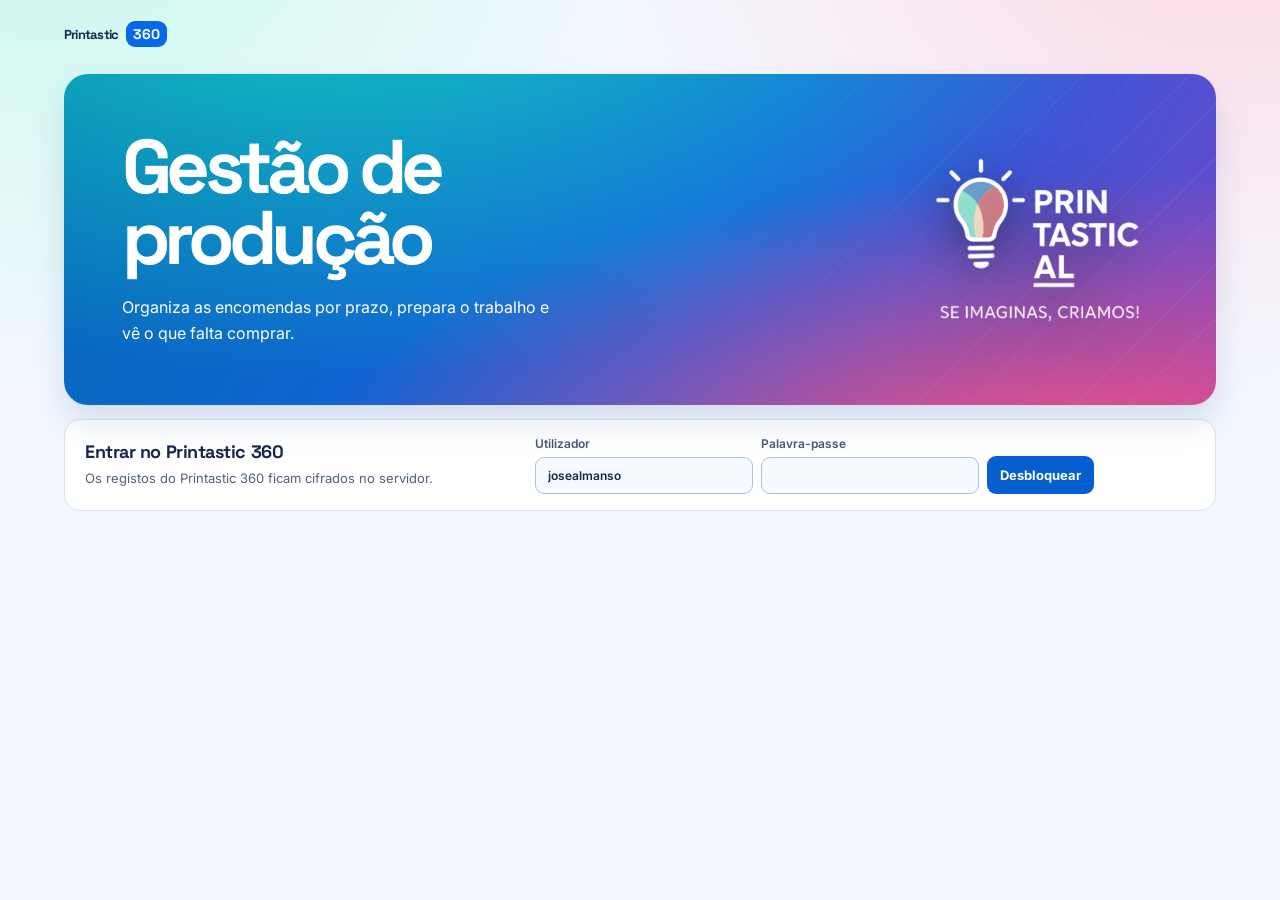
<file: index.html>
<!doctype html>
<html lang="pt-PT">
<meta charset="utf-8">
<meta name="viewport" content="width=device-width, initial-scale=1">
<title>Produção | Printastic 360</title>
<link rel="preconnect" href="https://fonts.googleapis.com">
<link rel="preconnect" href="https://fonts.gstatic.com" crossorigin>
<link href="https://fonts.googleapis.com/css2?family=Space+Grotesk:wght@500;600;700&family=Inter:wght@400;500;600;700&display=swap" rel="stylesheet">
<style>
  :root { color-scheme: dark; --ink:#f4f6ff; --sub:#aeb9d1; --line:#2a3550; --panel:#131d31; --accent:#9be0d2; font-family:Inter,system-ui,sans-serif }
  * { box-sizing:border-box }
  [hidden] { display:none!important }
  body { margin:0; min-height:100vh; background:#0b1220; color:var(--ink) }
  .shell { max-width:1350px; margin:auto; padding:0 clamp(18px,5vw,72px) 48px }
  .top { display:flex; justify-content:space-between; align-items:center; padding:24px 0; gap:1rem }
  .brand { display:flex; align-items:center; gap:12px; font:700 22px 'Space Grotesk',sans-serif }
  .top nav { display:flex; flex-wrap:wrap; gap:18px }
  a { color:#c9d4ff; text-underline-offset:4px }
  .top a { font-size:13px }
  .hero { position:relative; overflow:hidden; isolation:isolate; padding:clamp(26px,6vw,75px); border:1px solid #485b88; border-radius:24px; background:radial-gradient(ellipse at 90% 115%,#d8899759 0,transparent 58%),radial-gradient(ellipse at 65% -25%,#9be0d25e 0,transparent 55%),linear-gradient(132deg,#192c4a,#254567 68%,#354466); display:grid; grid-template-columns:minmax(0,1fr) minmax(145px,240px); align-items:center; gap:clamp(22px,6vw,70px) }
  .hero::after { content:""; position:absolute; inset:0; z-index:-1; opacity:.36; background:repeating-linear-gradient(135deg,transparent 0 36px,#c4d4ff35 37px 38px); mask-image:linear-gradient(90deg,transparent 42%,black) }
  .hero-logo { display:block; width:100%; max-width:235px; margin:auto; filter:drop-shadow(0 12px 25px #10192990) }
  .hero h1 { margin:0; font:700 clamp(46px,8vw,96px)/.93 'Space Grotesk',sans-serif; letter-spacing:-.075em; max-width:9ch }
  .hero p { margin:22px 0 0; color:#e3eafa; max-width:43ch; line-height:1.6 }
  .session { display:flex; align-items:center; justify-content:space-between; gap:16px; margin:20px 0 0; flex-wrap:wrap }
  .session p { font-size:13px; color:var(--sub); margin:0; line-height:1.6 }
  .session .buttons { display:flex; flex-wrap:wrap; gap:8px }
  section,details { background:var(--panel); border:1px solid var(--line); padding:clamp(15px,2.5vw,27px); border-radius:17px; margin-bottom:14px; min-width:0 }
  #pilot { background:transparent; border:0; padding:0; margin:0 }
  #connection { margin-top:14px; padding:13px 18px }
  h2,summary { color:var(--ink); font:700 21px 'Space Grotesk',sans-serif; letter-spacing:-.025em }
  h2 { margin:0 0 15px }
  summary { cursor:pointer }
  #connection summary { font-size:15px }
  form { display:grid; gap:12px; grid-template-columns:repeat(auto-fit,minmax(min(100%,150px),1fr)); align-items:end; margin-top:16px }
  label { display:grid; gap:6px; font-size:12px; font-weight:600; color:var(--sub) }
  input,select,button { min-width:0; font:inherit; border-radius:9px; padding:10px 12px }
  input,select { color:var(--ink); background:#0d1729; border:1px solid #3a4865; width:100% }
  button { font-size:13px; font-weight:700; color:#102722; background:var(--accent); border:1px solid transparent; cursor:pointer }
  button:hover { filter:brightness(1.1) }
  button:focus-visible,a:focus-visible,summary:focus-visible,input:focus-visible,select:focus-visible { outline:2px solid #f2adb7; outline-offset:3px }
  #backup,article button { color:#e9efff; background:#24344f; border-color:#415577 }
  .metrics { display:grid; grid-template-columns:repeat(4,minmax(0,1fr)); gap:12px; margin:0 0 14px }
  .metric { padding:17px; background:var(--panel); border:1px solid var(--line); border-top:2px solid #77a7cc; border-radius:14px; min-width:0 }
  .metric:nth-child(2) { border-top-color:#dd98a6 }
  .metric:nth-child(3) { border-top-color:#9be0d2 }
  .metric span { display:block; color:var(--sub); font-size:12px; line-height:1.4 }
  .metric strong { display:block; margin-top:6px; font:700 clamp(21px,3vw,36px)/1.1 'Space Grotesk',sans-serif; letter-spacing:-.045em; overflow-wrap:anywhere }
  .columns { display:grid; grid-template-columns:minmax(0,1.3fr) minmax(0,1fr); gap:14px }
  .columns section,.columns details { margin-bottom:0 }
  main>.columns, main>section { margin-bottom:14px }
  #purchases,#queue,#catalog { color:var(--sub); font-size:14px; line-height:1.5 }
  #purchases strong,#queue strong,#catalog strong { color:var(--ink); font-size:16px }
  article { background:#101a2d; border:1px solid #344362; border-radius:12px; padding:14px }
  article+article { margin-top:10px }
  article p { margin:7px 0; overflow-wrap:anywhere }
  #status { min-height:1.3em; color:var(--accent); font-size:13px; margin:12px 0 }
  .late { color:#ff9f9e; font-weight:700 }
  @media(max-width:720px) { .metrics { grid-template-columns:repeat(2,minmax(0,1fr)) } .columns { grid-template-columns:1fr } .top { flex-wrap:wrap } .hero { border-radius:18px; grid-template-columns:1fr } .hero-logo { margin:0; max-width:138px; grid-row:1 } }
  .sales-lines { grid-column:1/-1; display:grid; gap:8px }
  .sales-line { display:grid; grid-template-columns:2fr 1fr 1fr auto; align-items:end; gap:10px; padding:12px; border:1px solid #d5e3f2; border-radius:12px }
  .sales-line button { background:#edf4ff; color:#0755ba }
  #client-search-form, #product-search-form { margin:12px 0 }
  #client-dialog { width:min(42rem, calc(100% - 24px)); max-height:90dvh; overflow:auto }
  #stock-dialog, #client-dialog, #payment-dialog { border:1px solid #d5e3f2; border-radius:16px; background:white; color:#182747; padding:24px }
  #stock-dialog::backdrop, #client-dialog::backdrop, #payment-dialog::backdrop { background:#142c5c66 }
  .product-photo { width:92px; aspect-ratio:1; object-fit:cover; border-radius:12px; display:block; margin-bottom:12px }
  #report-list article { margin-top:8px }
  #report-metrics { margin-top:16px }
  #sales-total { align-self:center }
  #order-tools { display:grid; grid-template-columns:minmax(0,2fr) repeat(3,minmax(0,1fr)); gap:12px; align-items:end; margin-bottom:12px }
  .sale-client-results { grid-column:1/-1; display:flex; flex-wrap:wrap; gap:6px }
  .sale-client-results[hidden] { display:none }
  .sale-product { min-width:0; display:grid; gap:6px }
  .sale-product [data-product-results] { max-height:220px; overflow:auto }
  .sale-product [data-product-results] button { display:flex; align-items:center; gap:8px; text-align:left; width:100%; margin:3px 0 }
  .sale-product img { width:44px; height:44px; object-fit:contain; border-radius:6px }
  #sales-list .order-balance { display:flex; flex-wrap:wrap; gap:6px 16px; grid-column:1/-1; font-size:.9rem }
  .order-balance .outstanding { color:#823f08; font-weight:750 }
  .order-balance .settled { color:#0d6042; font-weight:750 }
  #sales-list .order-collect { margin-top:8px }
  #order-tools[hidden], #order-count[hidden] { display:none }
  #order-count { margin:0 0 12px; font-size:13px }
  #sales-list .order-details { padding:0; margin:0; border:0; box-shadow:none; background:transparent }
  #sales-list .order-summary { display:grid; grid-template-columns:minmax(0,2fr) minmax(0,1fr) auto; align-items:center; gap:8px 16px; cursor:pointer; padding:2px 0 }
  .order-identity { min-width:0; overflow-wrap:anywhere }
  .order-identity small { display:block; margin-top:3px }
  .order-summary .order-badges { grid-column:1/-1; margin:0 }
  .order-expand { display:block; text-align:right; font-size:13px }
  .order-details[open] .order-expand::after { content:"Fechar detalhes" }
  .order-details:not([open]) .order-expand::after { content:"Ver detalhes" }
  #sales-list .order-panel { margin-top:12px; padding-top:12px; border-top:1px solid var(--line) }
  @media(max-width:640px) {
    #order-tools { grid-template-columns:repeat(2,minmax(0,1fr)) }
    #order-tools label:first-child { grid-column:1/-1 }
    #sales-list .order-summary { grid-template-columns:minmax(0,1fr) auto }
    .order-deadline { grid-row:2; grid-column:1/-1 }
  }
  .invoice-toggle { display: flex; align-items: center; gap: 8px; width: fit-content; margin: 8px 0; cursor: pointer }
  .invoice-toggle label:first-child { display: flex; flex-direction: row; align-items: center; gap: 8px }
  .invoice-toggle { flex-wrap: wrap }
  .invoice-toggle [hidden] { display: none }
  .invoice-toggle input[type=checkbox] { width: 1rem; min-height: auto; accent-color: #075dca }
  #order-totals { grid-template-columns: repeat(4, minmax(0, 1fr)); margin-bottom: 14px }
  #order-totals[hidden] { display: none }
  #order-totals .metric:nth-child(3) { background: #fff0d2; }
  #order-totals .metric:nth-child(3) strong { color: #7d4406; }
  #order-profit-note { display:block; margin-top:5px; font-size:.78rem }
  @media (max-width: 920px) { #order-totals { grid-template-columns: repeat(2, minmax(0, 1fr)) } }
  @media (max-width: 560px) { #order-totals { grid-template-columns: 1fr } }
  #sale-editor { margin-bottom:14px }
  #sale-editor[hidden], #new-order[hidden] { display:none }
  #new-order { margin-bottom:12px }
  #sales-list .order-deadline.late { color:#a22630 }
  .order-badges { display: flex; flex-wrap: wrap; gap: 8px; margin: 10px 0 }
  .order-badge { padding: 4px 10px; border-radius: 999px; font-size: .86rem; font-weight: 750; color: #173766; background: #e4efff }
  .order-badge.producing, .order-badge.partial { background: #f2e7ff; color: #61209a }
  .order-badge.ready, .order-badge.paid { background: #d8f8e9; color: #0d6042 }
  .order-badge.unpaid { background: #fff0d2; color: #7d4406 }
  .order-badge.closed { background: #e9edf4; color: #35435d }
  #purchases .purchase-product { border:0; padding:0; background:transparent; color:var(--accent); text-align:left; text-decoration:underline; text-underline-offset:3px; font-weight:750 }
  #sales-list article button { margin:4px 8px 0 0 }
  #app-menu { flex-wrap:wrap }
  @media(max-width:590px) { .sales-line { grid-template-columns:1fr 1fr } .sales-line label:first-child { grid-column:1/-1 } }
</style>
<link rel="stylesheet" href="./identidade.css">
<div class="shell">
<header class="top">
  <a class="brand" href="./">Printastic<span>360</span></a>
  <nav id="app-menu" hidden class="nav-tabs" aria-label="Menu principal">
    <a class="active" aria-current="page" href="#producao" data-view="production"><span aria-hidden="true">▦</span> Produção</a>
    <a href="#encomendas" data-view="orders">Encomendas</a>
    <a href="#orcamentos" data-view="quotes">Orçamentos</a>
    <a href="#clientes" data-view="clients">Clientes</a>
    <a href="#relatorios" data-view="reports">Relatórios</a>
    <a href="#produtos" data-view="products">Produtos</a>
    <a href="#oportunidades" data-view="opportunities"><span aria-hidden="true">↗</span> Oportunidades</a>
    <a href="#estudio" data-view="studio"><span aria-hidden="true">✦</span> Estúdio de mockups</a>
  </nav>
</header>
<div class="hero">
  <div><h1>Gestão de produção</h1>
  <p>Organiza as encomendas por prazo, prepara o trabalho e vê o que falta comprar.</p></div>
  <img class="hero-logo" src="./logo-printastic-al.png" alt="Printastic_Al — Se imaginas, criamos!">
</div>
<section id="pilot" class="session">
  <div id="access-copy"><h2>Entrar no Printastic 360</h2><p>Os registos do Printastic 360 ficam cifrados no servidor.</p></div>
  <form id="local-login" class="unlock">
    <label>Utilizador<input name="username" autocomplete="username" value="josealmanso" readonly></label>
    <label>Palavra-passe<input type="password" name="password" required autocomplete="current-password"></label>
    <button id="local" type="submit">Desbloquear</button>
  </form>
  <div class="buttons"><button id="lock" hidden>Sair</button></div>
</section>
<p id="status" role="status"></p>
<iframe id="app-view" hidden title="Printastic 360" style="width:100%;height:82vh;min-height:500px;border:0"></iframe>
<main id="workspace" hidden>
  <section id="delivery-alerts" aria-labelledby="delivery-alerts-title" hidden>
    <h2 id="delivery-alerts-title">Alertas de entrega</h2>
    <div id="delivery-alert-list"></div>
  </section>
  <details id="customer-alerts">
    <summary id="customer-alert-summary">Inteligência Comercial</summary>
    <label>Prazo sem histórico suficiente (dias)
      <select id="customer-alert-days">
        <option value="30">30</option><option value="60">60</option>
        <option value="90" selected>90</option><option value="180">180</option>
      </select>
    </label>
    <div id="customer-alert-list"></div>
  </details>
  <div class="metrics" aria-label="Resumo do planeamento">
    <div class="metric"><span>Encomendas pendentes</span><strong id="metric-orders">0</strong></div>
    <div class="metric"><span>Encomendas em atraso</span><strong id="metric-late">0</strong></div>
    <div class="metric"><span>Artigos por comprar</span><strong id="metric-units">0</strong></div>
    <div class="metric"><span>Custo de compra estimado</span><strong id="metric-cost">0,00 €</strong></div>
  </div>
  <div class="columns">
    <section><h2>Fila de produção</h2><div id="queue"></div></section>
    <section><h2 id="purchases-title" tabindex="-1">Compras necessárias</h2><div id="purchases"></div></section>
  </div>
  <dialog id="stock-dialog" aria-labelledby="stock-title">
    <h2 id="stock-title">Atualizar stock</h2>
    <p id="stock-product"></p>
    <p id="stock-current"></p>
    <form id="stock-form">
      <label><span id="stock-label">Novo stock total</span><input name="stock" type="number" min="0" max="1000000" required></label>
      <button type="submit">Guardar stock</button>
      <button id="cancel-stock" type="button">Cancelar</button>
    </form>
    <p id="stock-error" role="alert"></p>
  </dialog>
</main>
<div id="products-area" hidden>
  <section><h2>Produtos</h2><p>Catálogo de artigos disponíveis para orçamentos e encomendas.</p>
    <details>
      <summary>Ficha de produto</summary>
      <form id="product">
        <label>Link do produto (opcional)<input name="url" type="url" maxlength="2048"></label>
        <button id="read-product" type="button">Ler dados do fornecedor</button>
        <p id="product-lookup" role="status" style="grid-column:1/-1;margin:0"></p>
        <label>Referência<input name="sku" required maxlength="180"></label>
        <label>Produto<input name="name" required maxlength="180"></label>
        <label>Fornecedor<input name="supplier" required maxlength="180"></label>

        <label>Preço no fornecedor (€)<input name="baseCost" inputmode="decimal"></label>
        <label>Custo com 23% (€)<input name="cost" inputmode="decimal" required></label>
        <label>Vendido por<select name="unit"><option value="piece">Unidade</option><option value="meter">Metro linear</option></select></label>
        <label>Stock disponível (na unidade de venda)<input name="stock" type="number" step="0.01" min="0" max="1000000" value="0" required></label>
        <label>Personalização por unidade (€)<input name="personalization" inputmode="decimal" value="0"></label>
        <label>Embalagem por unidade (€)<input name="packing" inputmode="decimal" value="0"></label>
        <label>Portes por unidade (€)<input name="shipping" inputmode="decimal" value="0"></label>
        <label>Margem desejada (%)<input name="margin" type="number" step="0.01" max="99.99" value="40"></label>
        <label>Preço de venda sugerido (€)<input name="sell" inputmode="decimal"></label><label>Fotografia do produto (opcional)<input id="product-photo" type="file" accept="image/png,image/jpeg,image/webp"></label>
        <button>Guardar produto</button>
      </form>
    </details>
    <form id="product-search-form" role="search">
      <label>Pesquisar produtos<input id="product-search" type="search" placeholder="Nome, referência ou fornecedor"></label>
      <button>Pesquisar</button>
    </form>
    <p id="product-count" role="status"></p>
    <div id="catalog"></div>
  </section>
</div>
<div id="clients-area" hidden>
  <section>
    <h2>Clientes</h2>
    <button id="new-client" type="button">+ Novo cliente</button>
    <form id="client-search-form" role="search">
      <label>Pesquisar clientes<input id="client-search" type="search" placeholder="Nome, empresa, NIF, e-mail ou telefone"></label>
      <button>Pesquisar</button>
      <label><input id="client-archived" type="checkbox"> Mostrar fichas apagadas</label>
    </form>
    <p id="client-count" role="status"></p>
    <div id="client-list"></div>
  </section>
  <dialog id="client-dialog" aria-labelledby="client-dialog-title">
    <h2 id="client-dialog-title">Novo cliente</h2>
    <form id="client-form">
      <input type="hidden" name="id">
      <label>Nome ou empresa<input name="name" required maxlength="180"></label>
      <label>E-mail<input name="email" type="email" maxlength="180"></label>
      <label>Telefone<input name="phone" type="tel" maxlength="40"></label>
      <label>NIF<input name="tax" maxlength="30"></label>
      <label>Morada<input name="address" maxlength="240"></label>
      <label>Observações<input name="notes" maxlength="500"></label>
      <button>Guardar cliente</button><button id="close-client" type="button">Cancelar</button>
    </form>
  </dialog>
  <section><h2>Importar clientes do Odoo</h2>
    <form id="odoo-form">
      <label>Ficheiro CSV<input name="csv" type="file" accept=".csv,text/csv" required></label>
      <button>Importar clientes</button>
    </form><p id="odoo-result" role="status"></p>
  </section>
</div>
<div id="reports-area" hidden>
  <section><h2>Relatório de encomendas</h2>
    <form id="report-filter">
      <label>Prazo de entrega desde<input name="from" type="date"></label>
      <label>Até<input name="to" type="date"></label>
      <label>Cliente<input name="customer" type="search" placeholder="Pesquisar cliente"></label>
      <label>Estado<select name="state"><option value="">Todos</option><option value="pending">Pendente</option><option value="producing">Em produção</option><option value="ready">Pronta</option><option value="closed">Fechada</option></select></label>
      <label>Pagamento<select name="payment"><option value="">Todos</option><option value="unpaid">Por pagar</option><option value="partial">Pagamento parcial</option><option value="paid">Paga</option></select></label>
      <label>Fatura<select name="invoice"><option value="">Todas</option><option value="issued">Emitida</option><option value="pending">Por emitir</option></select></label>
      <button type="button" id="export-report">Descarregar CSV</button>
    </form>
    <div class="metrics" id="report-metrics"></div>
    <div id="report-list"></div>
  </section>
  <details>
    <summary>Cópia de segurança</summary>
    <p>A cópia contém os registos cifrados do Printastic 360.</p>
    <button id="backup" type="button">Descarregar cópia de segurança</button>
  </details>
</div>
<div id="sales-area" hidden>
  <button id="new-order" type="button" hidden>+ Nova encomenda</button>
  <details id="sale-editor">
    <summary id="sales-title">Nova encomenda</summary>
    <form id="sales-form" class="sales-form">
      <label>Referência<input name="reference" required maxlength="120"></label>
      <label>Cliente<input name="customer" required maxlength="180" autocomplete="off" placeholder="Escreve para pesquisar clientes"></label>
      <div id="clients" class="sale-client-results" aria-label="Clientes encontrados" hidden></div>
      <label>Prazo de entrega<input name="due" type="date" required></label>
      <label>Observações<input name="notes" maxlength="1500"></label>
      <div class="sales-lines" id="sales-lines"></div>
      <button type="button" id="add-line">Adicionar produto</button>
      <label>Portes de envio (€)<input name="delivery" inputmode="decimal" placeholder="0,00"></label>
      <strong id="sales-total"></strong>
      <button id="save-sales">Guardar encomenda</button>
      <button type="button" id="cancel-order-edit" hidden>Cancelar edição</button>
    </form>
    <template id="sales-line">
      <div class="sales-line">
        <div class="sale-product">
          <label>Pesquisar produto<input type="search" data-product-search placeholder="Nome, referência ou fornecedor"></label>
          <div data-product-results hidden></div>
          <label>Produto<select name="sku" required></select></label>
          <div data-product-preview></div>
        </div>
        <label><span data-quantity-label>Quantidade</span><input name="quantity" type="number" min="1" max="1000000" value="1" required></label>
        <label><span data-price-label>Preço unitário (€)</span><input name="price" inputmode="decimal" required></label>
        <button type="button" data-remove>Retirar</button>
      </div>
    </template>
  </details>
  <section><h2 id="sales-list-title">Encomendas registadas</h2>
    <div id="order-tools">
      <label>Pesquisar encomendas<input id="order-search" type="search" placeholder="Cliente, referência, produto ou fatura"></label>
      <label>Estado<select id="order-filter" aria-label="Filtrar encomendas por estado"><option value="active">Ativas</option><option value="all">Todas</option><option value="pending">Pendentes</option><option value="producing">Em produção</option><option value="ready">Prontas</option><option value="closed">Fechadas</option></select></label>
      <label>Pagamento<select id="order-payment"><option value="">Todos</option><option value="outstanding">Com saldo por receber</option><option value="unpaid">Sem pagamento</option><option value="partial">Parcialmente pagas</option><option value="paid">Pagas</option></select></label>
      <label>Ordenar por<select id="order-sort"><option value="deadline">Prazo de entrega</option><option value="client">Cliente (A–Z)</option><option value="recent">Mais recentes</option></select></label>
    </div>
    <div class="metrics" id="order-totals" aria-label="Totais das encomendas filtradas" aria-live="polite" hidden>
      <div class="metric"><span>Valor das encomendas</span><strong data-total="total"></strong></div>
      <div class="metric"><span>Já recebido</span><strong data-total="paid"></strong></div>
      <div class="metric"><span>Por receber</span><strong data-total="outstanding"></strong></div>
      <div class="metric"><span>Lucro estimado</span><strong id="order-profit"></strong><small id="order-profit-note"></small></div>
    </div>
    <p id="order-count" role="status" hidden></p>
    <div id="sales-list"></div>
  </section>
  <dialog id="payment-dialog">
    <h2>Registar pagamento</h2>
    <p id="payment-context"></p>
    <form id="payment-form">
      <label>Montante (€)<input name="amount" inputmode="decimal" required></label>
      <label>Método<select name="method"><option>MB WAY</option><option>Transferência</option><option>Numerário</option></select></label>
      <label>Data<input name="date" type="date" required></label>
      <button>Guardar pagamento</button><button type="button" id="cancel-payment">Cancelar</button>
    </form>
  </dialog>

    <details id="legacy-edit" hidden>
      <summary>Editar linha de produção</summary>
      <form id="order">
        <label>Encomenda<input name="reference" required maxlength="180"></label>
        <label>Cliente<input name="customer" required maxlength="180"></label>
        <label>Prazo<input name="due" type="date" required></label>
        <div class="sale-product">
          <label>Pesquisar produto<input type="search" data-product-search placeholder="Nome, referência ou fornecedor"></label>
          <div data-product-results hidden></div>
          <label>Produto<select name="sku" required></select></label>
          <div data-product-preview></div>
        </div>
        <label>Quantidade<input name="quantity" type="number" min="0.01" step="0.01" max="1000000" required></label>
        <label>Instruções de trabalho<input name="notes" maxlength="1500"></label>
        <button>Guardar alteração</button>
      </form>
    </details>
  
</div>

</div>
<script type="module" src="./sync.mjs?v=order-payments-1"></script>
</html>
</file>
<file: identidade.css>
:root {
  color-scheme: light;
  --ink: #182747;
  --sub: #52617c;
  --line: #dae4f3;
  --panel: #fff;
  --accent: #0869e7;
  --blue: #0869e7;
  --teal: #007e73;
  --coral: #cb2859;
}
body {
  color: var(--ink);
  background: radial-gradient(ellipse at 4% -12%, #c9f9ec, transparent 35%),
              radial-gradient(ellipse at 96% -14%, #ffd9e5, transparent 37%), #f3f8ff;
}
.top { display:flex; justify-content:space-between; align-items:center; gap:16px; padding:21px 0 27px; flex-wrap:wrap }
.brand { display:inline-flex; align-items:center; gap:8px; text-decoration:none; color:#112754; font-size:22px; font-weight:800; letter-spacing:-.06em }
.brand span { display:inline-block; padding:4px 7px; width:auto; height:auto; border-radius:9px; color:#fff; background:#0869e7; font-size:14px; letter-spacing:0 }
.top .nav-tabs { display:flex; gap:5px; overflow:auto; max-width:100%; padding:5px; border:1px solid #d5e4f1; border-radius:16px; background:#fff; box-shadow:0 6px 18px #2845690b }
.nav-tabs a { display:inline-flex; align-items:center; gap:7px; padding:9px 13px; border-radius:11px; font-size:13px; font-weight:750; text-decoration:none; white-space:nowrap; color:#324764 }
.nav-tabs a:hover { background:#e8f4ff; color:#0956bc }
.nav-tabs a.active { color:#fff; background:#0869e7 }
.nav-tabs a span { font-size:16px }
.hero, main>header {
  background:radial-gradient(ellipse at 88% 125%, #ff507b 0%,transparent 54%),
             radial-gradient(ellipse at 25% -60%, #14debc 0%,transparent 67%),
             linear-gradient(118deg,#066bb8 0%,#155fe2 56%,#7048ca 100%);
  color:#fff;
  border:0;
  box-shadow:0 18px 32px #26489125;
}
.hero { padding:clamp(26px,4.6vw,58px); }
.hero h1 { font-size:clamp(39px,6vw,76px); max-width:12ch; }
.hero p, main>header p { color:#fff }
.hero-logo { max-width:210px }
section,details,aside,article,.tools,.metric {
  color:#182747; background:#fff; border-color:#d5e3f2;
  box-shadow:0 5px 20px #2342680e;
}
article:nth-child(3n+1) { border-left:4px solid #1384ee }
article:nth-child(3n+2) { border-left:4px solid #13bfa6 }
article:nth-child(3n+3) { border-left:4px solid #f86187 }
.metric { border-top:4px solid #1683ef; background:#edf6ff }
.metric:nth-child(2) { border-top-color:#f05b84; background:#fff0f5 }
.metric:nth-child(3) { border-top-color:#00ae98; background:#e4faf3 }
.metric:nth-child(4) { border-top-color:#8b6cea; background:#f2edff }
.metric strong { color:#163e77 }
.metric:nth-child(2) strong,.late { color:#aa164a }
.metric:nth-child(3) strong { color:#007367 }
.metric:nth-child(4) strong { color:#5839a6 }
p,label,#queue,#purchases,#catalog { color:#485873 }
a { color:#0659be }
small { color:#a91e50 }
button { color:white; background:#075ecf; }
#backup,article button { color:#0755ba; background:#eaf4ff; border:1px solid #bdd9fa }
input:not([type=range]),textarea,select { background:#f7fbff; color:#182747; border-color:#a9c3e1; }
input[type=range] { accent-color:#0869e7 }
fieldset { border-color:#c3d7ed }
button:focus-visible,a:focus-visible,summary:focus-visible,input:focus-visible,select:focus-visible { outline:3px solid #d52b62; outline-offset:3px }
#status,#message { color:#00695d }
#pilot { margin-top:14px; box-shadow:none }
main>header a { color:#fff }
@media(max-width:650px) {
  .top { padding-bottom:18px; }
  .top .nav-tabs { width:100%; }
  .nav-tabs a { padding:8px 10px; }
}
#pilot { padding:16px 20px; background:#fff; border:1px solid #d5e3f2; border-radius:16px }
#pilot h2 { margin:0 0 5px; font-size:18px }
#pilot .unlock { display:flex; gap:8px; align-items:end; margin:0; flex-wrap:wrap }
#pilot .unlock input { min-width:160px }
</file>
